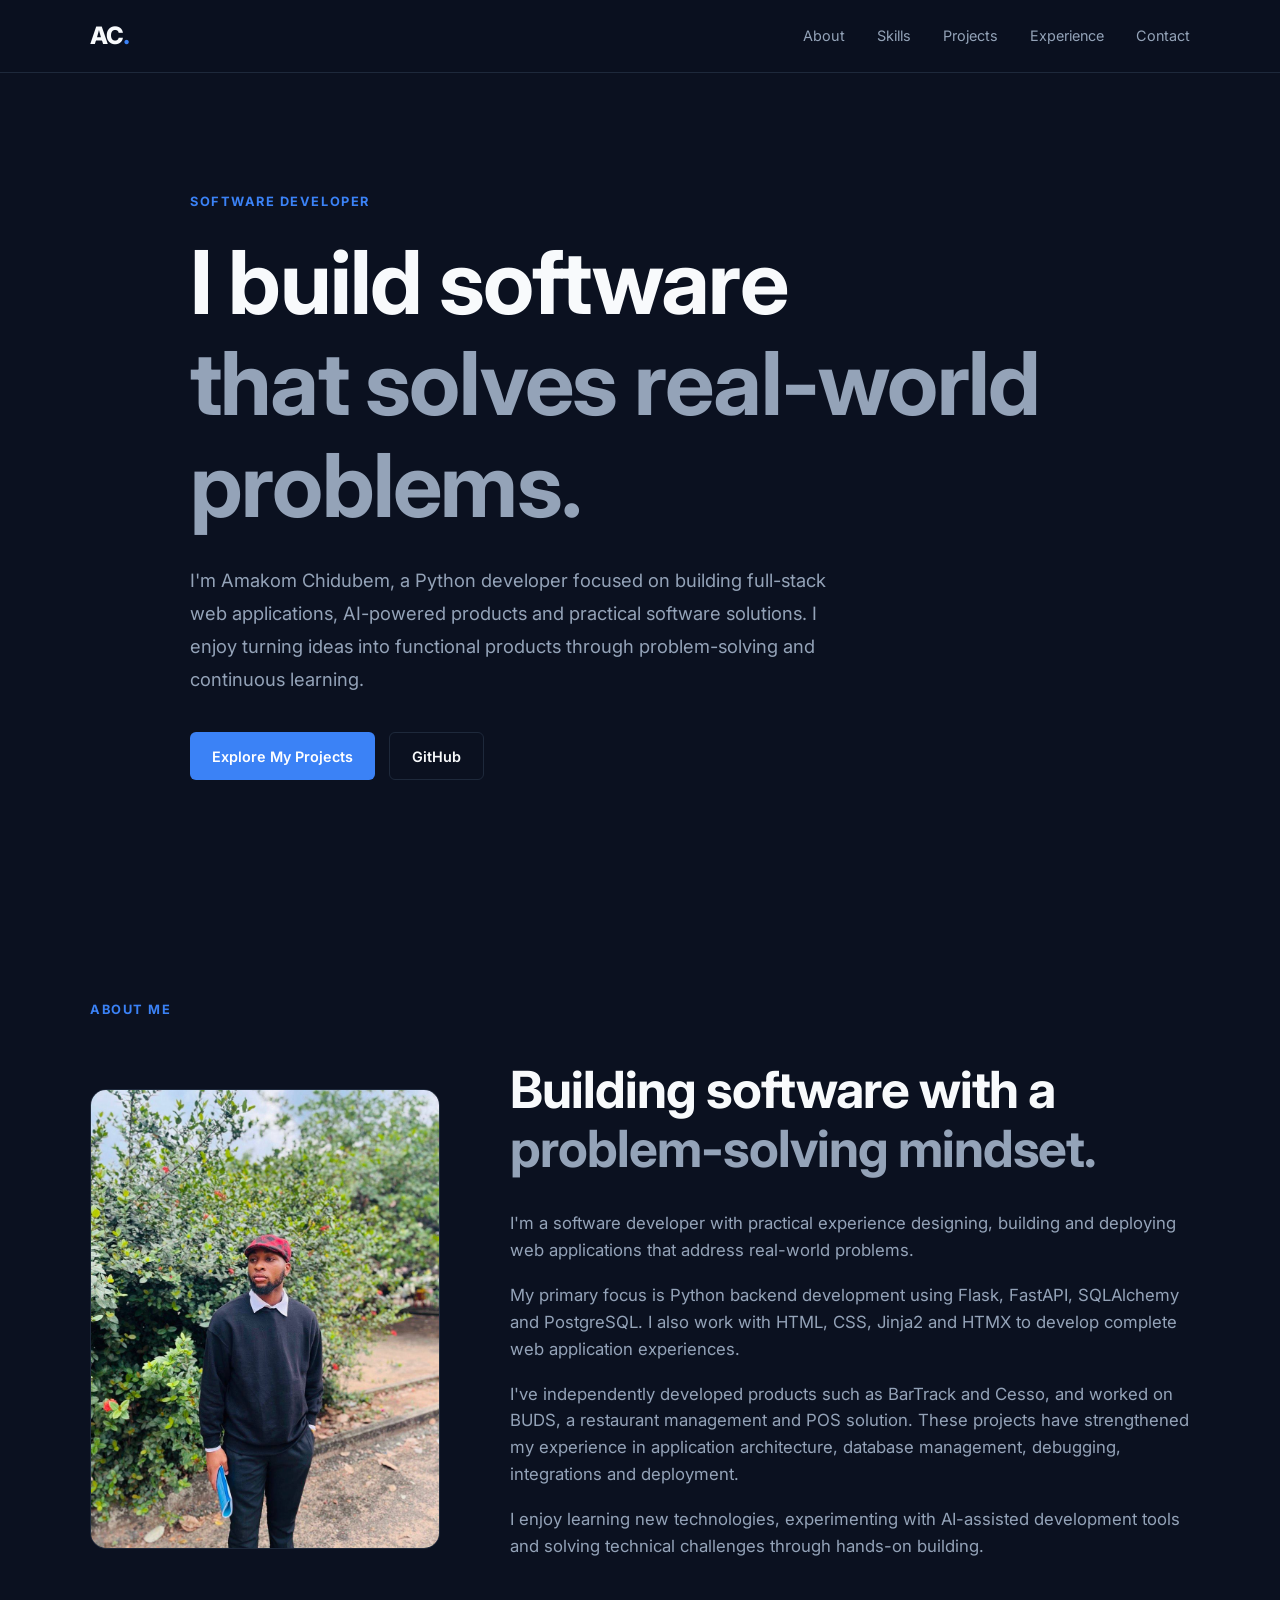
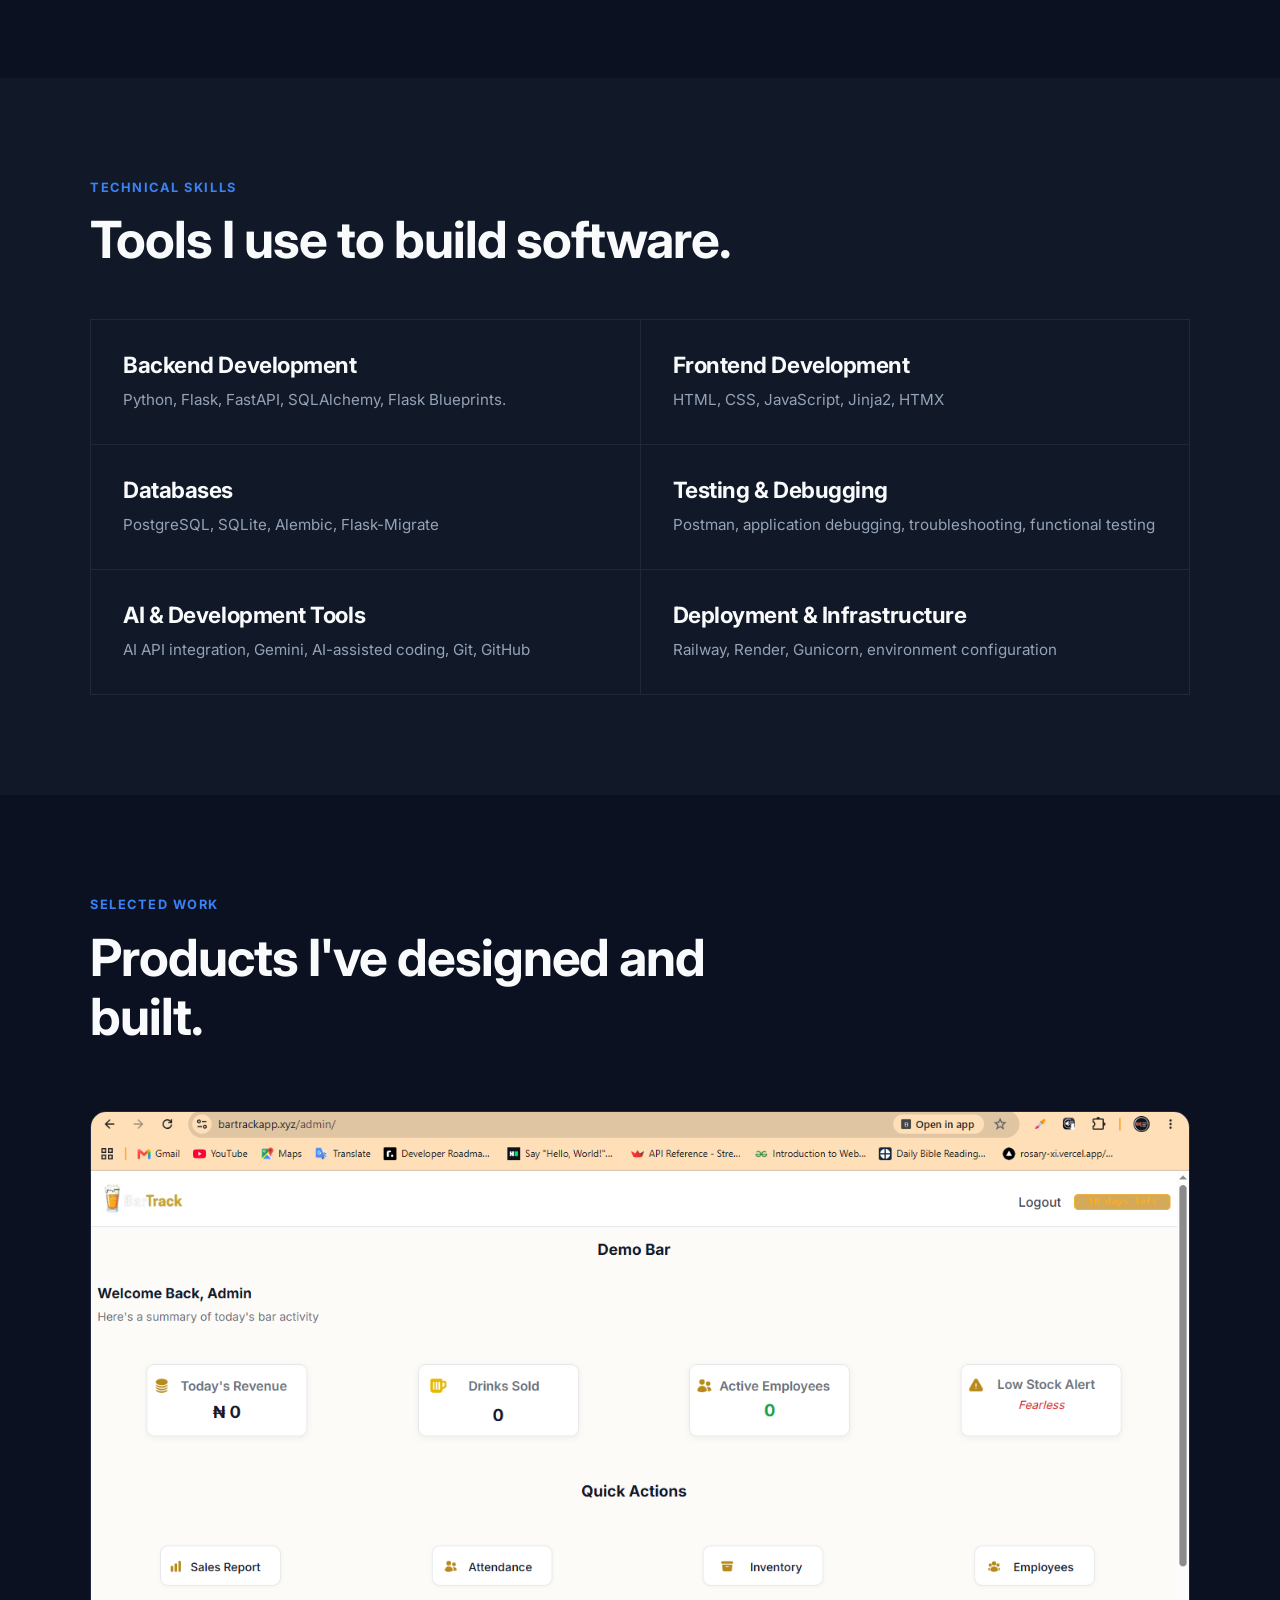
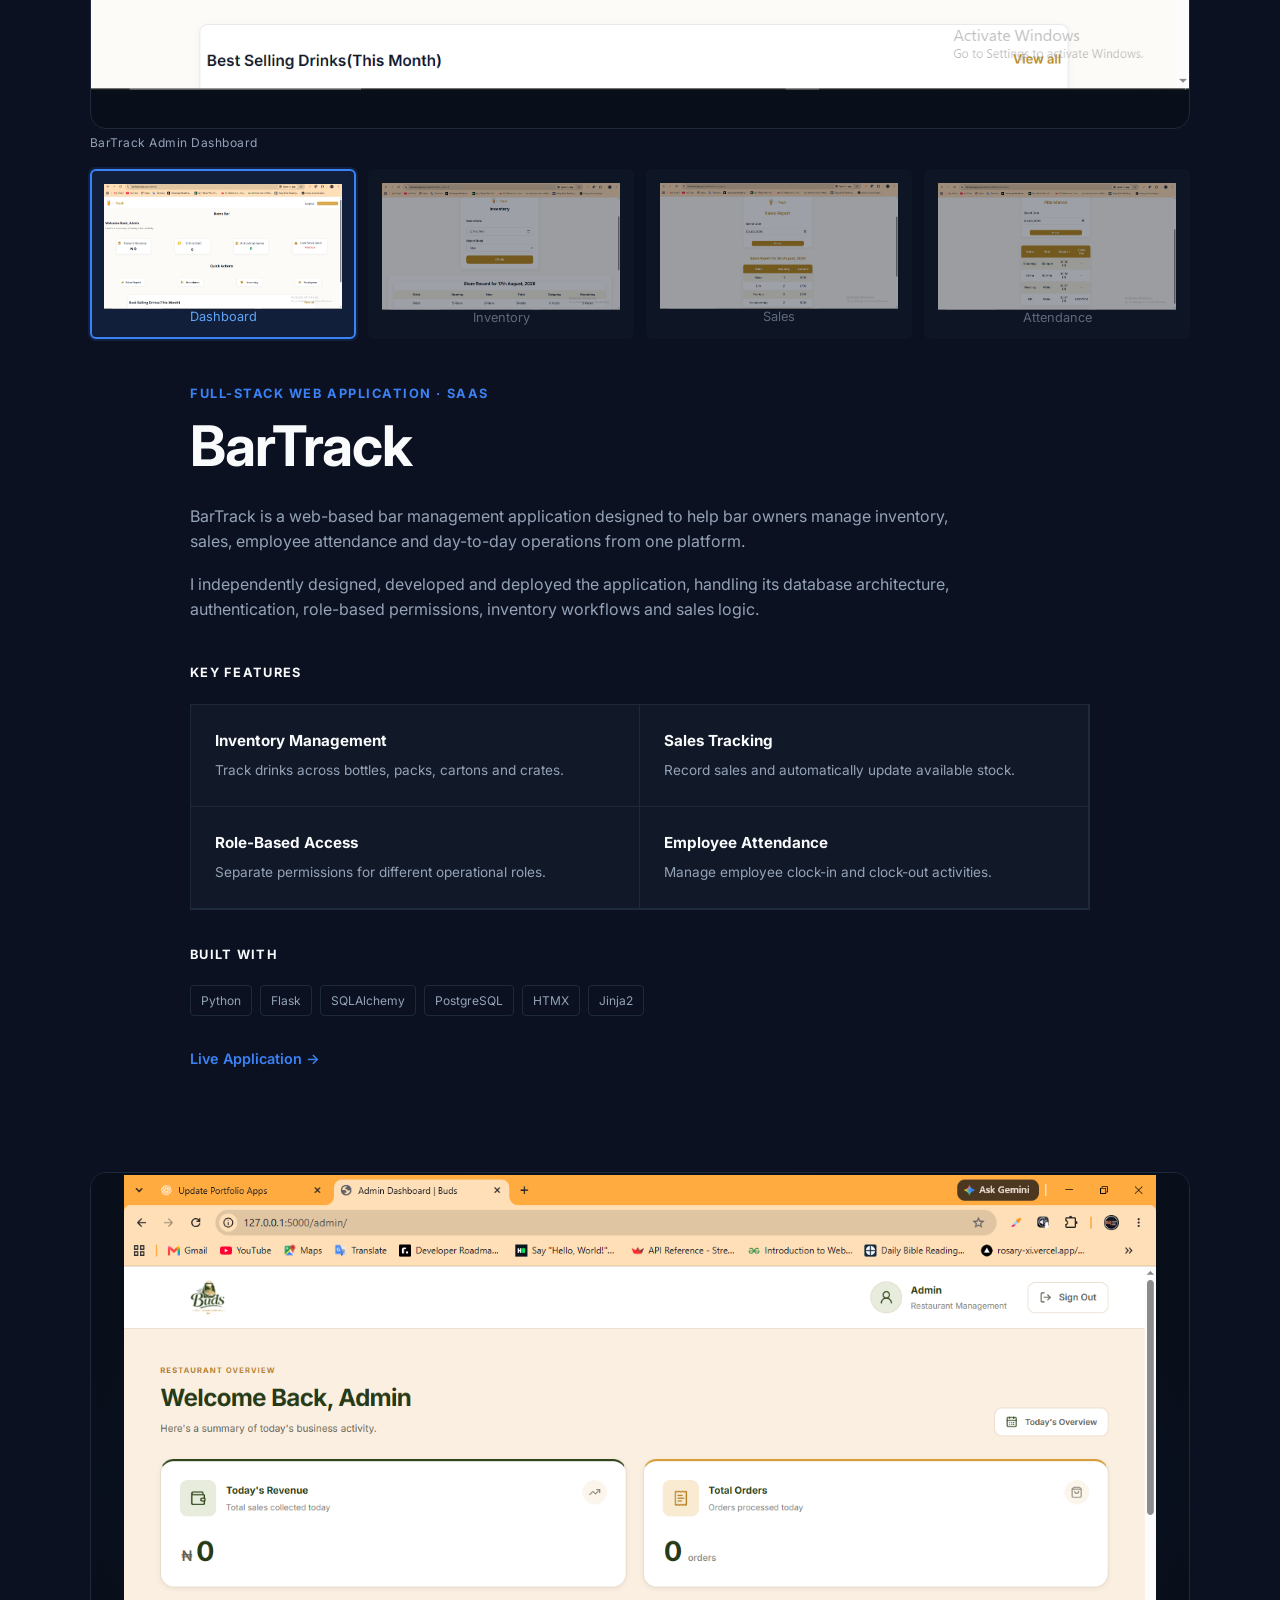
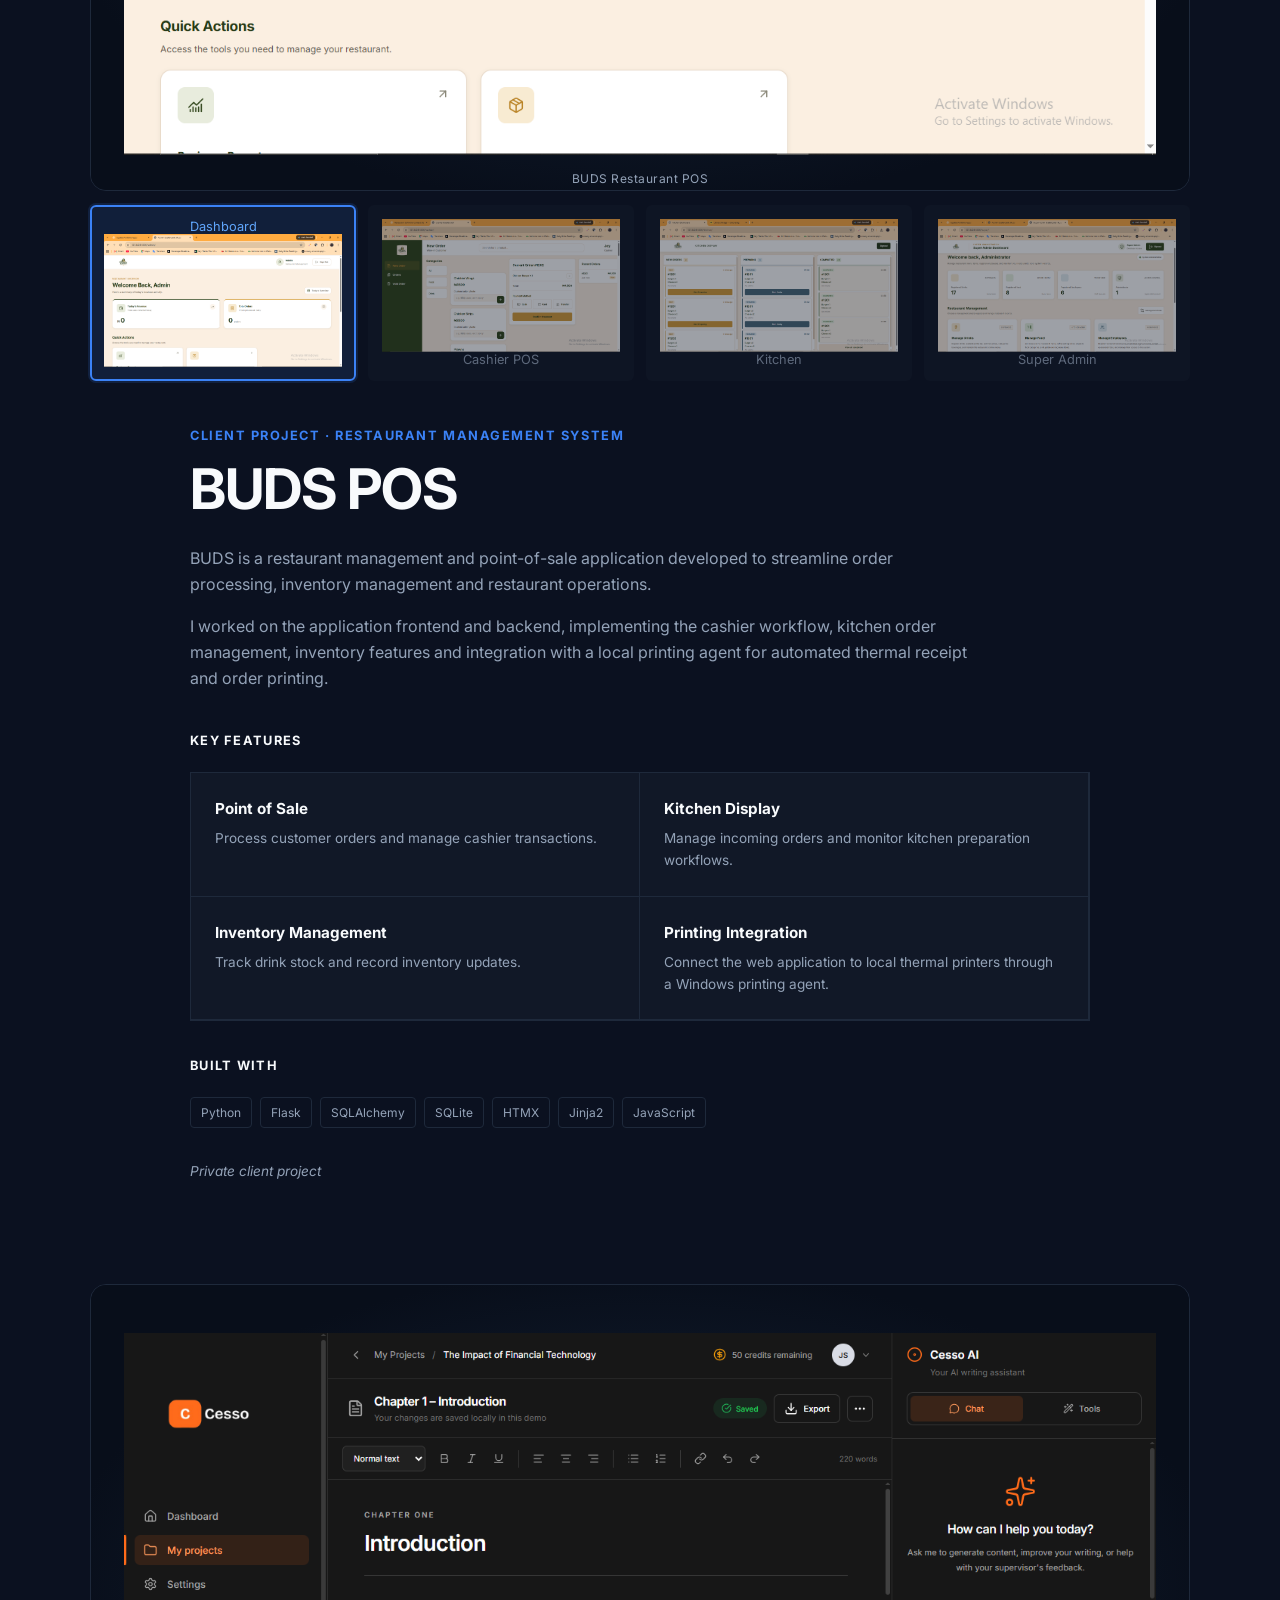
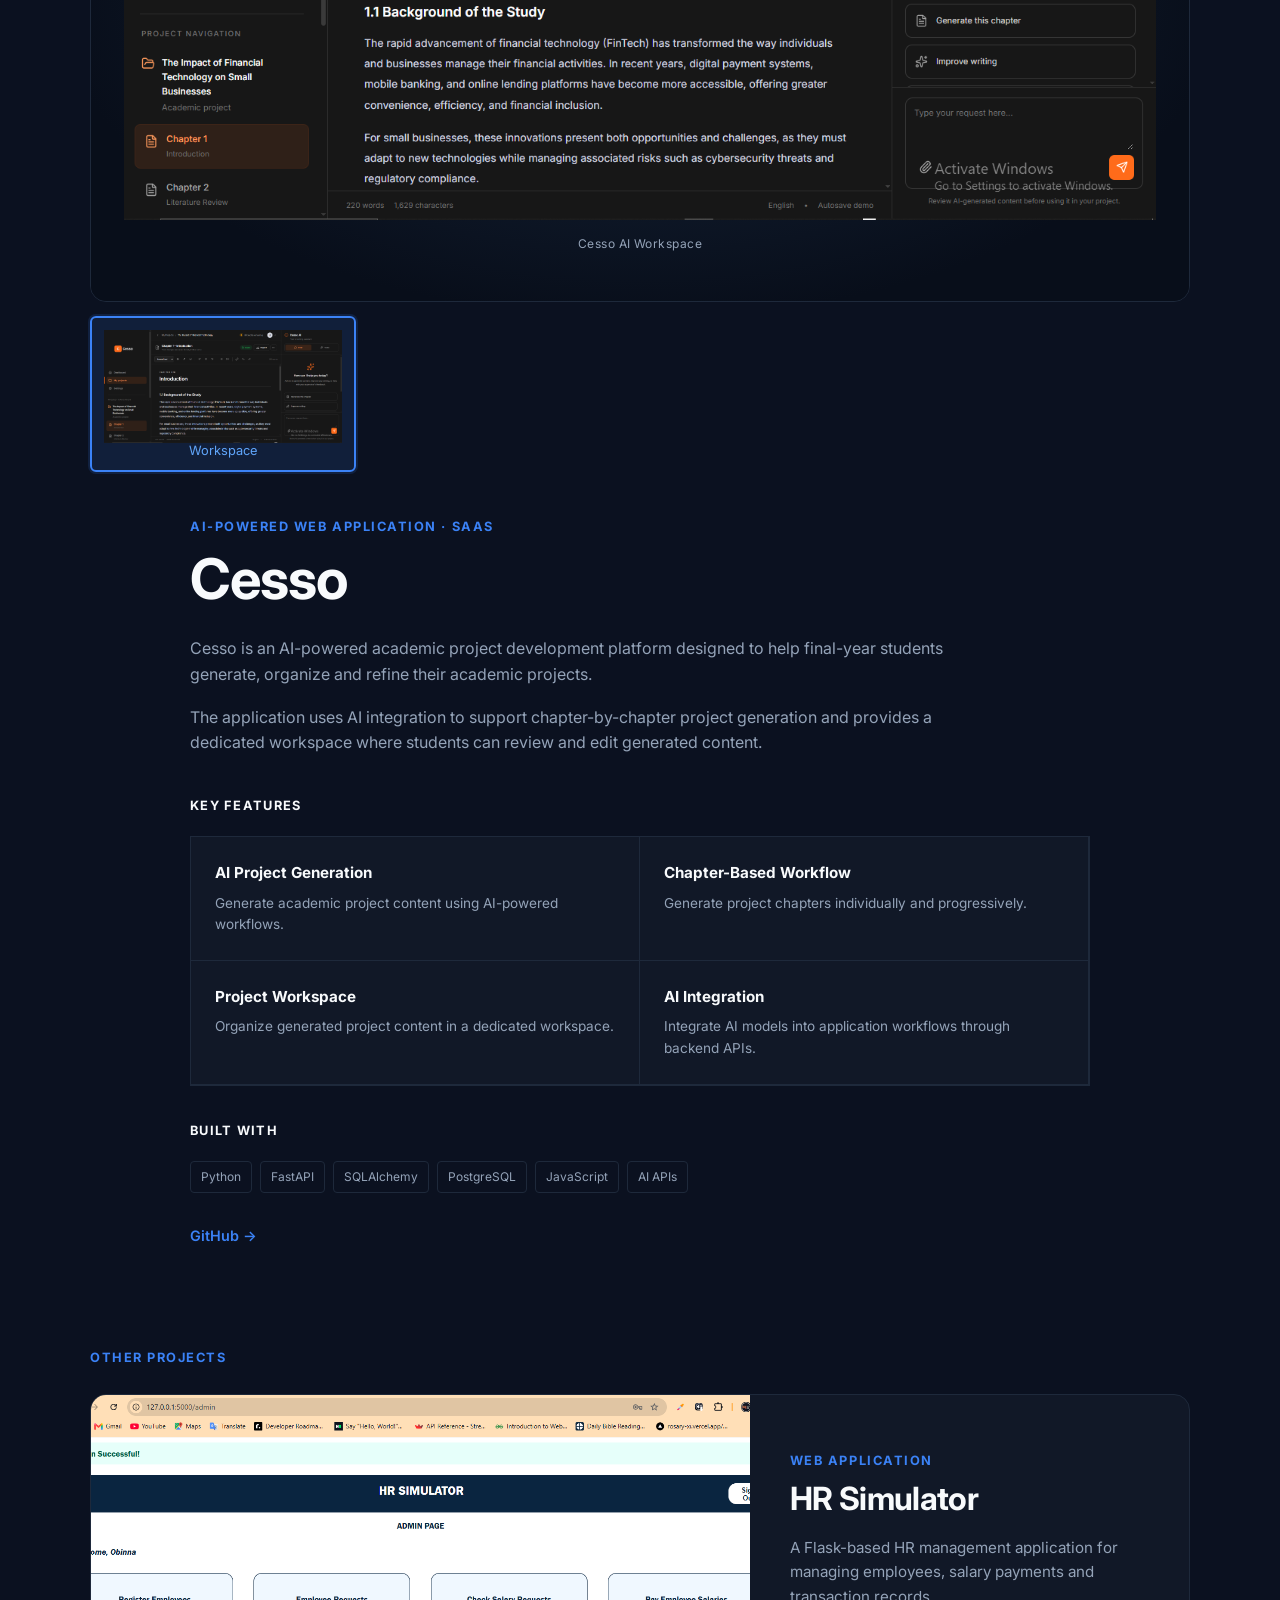
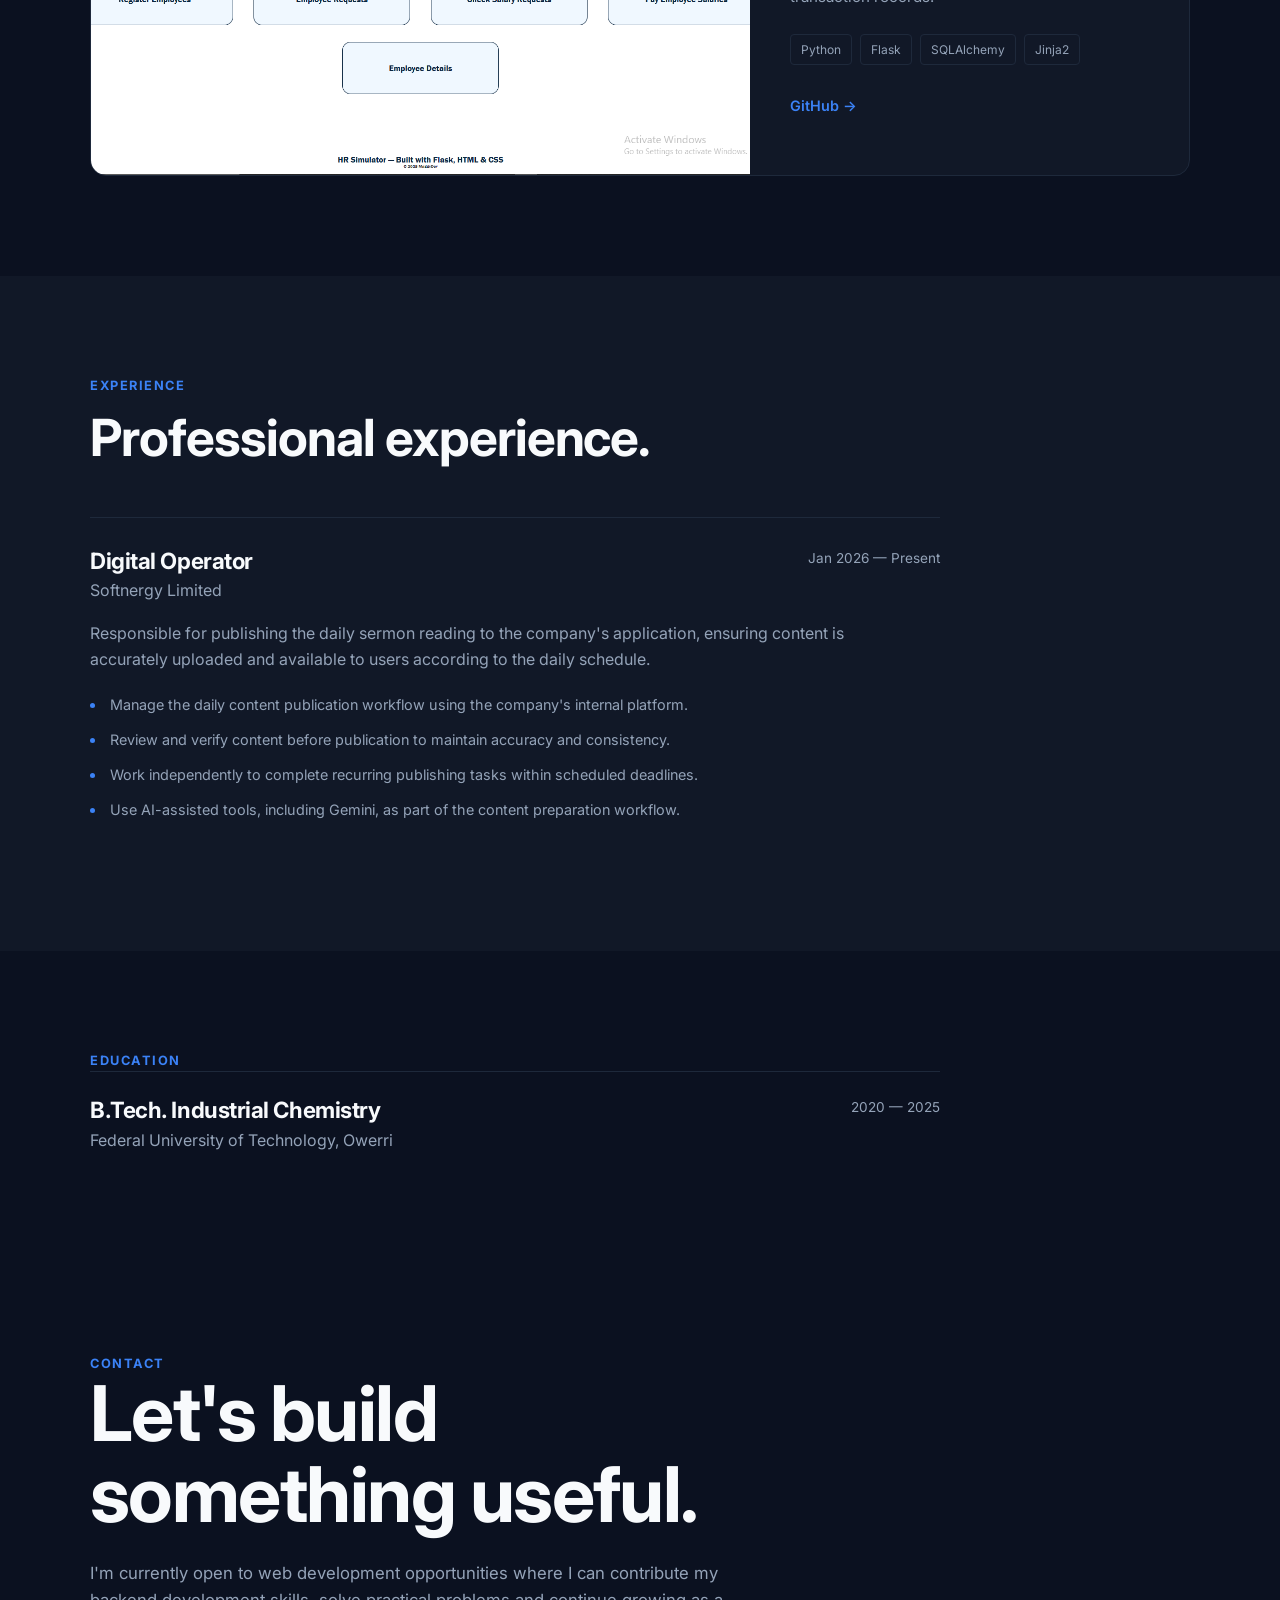
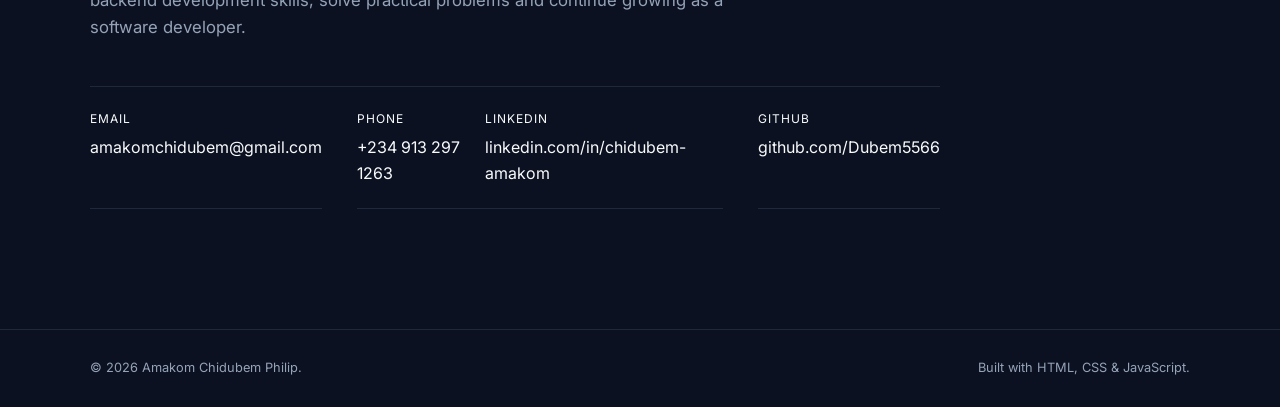
<file: index.html>
<!DOCTYPE html>
<html lang="en">
<head>
    <meta charset="UTF-8">
    <meta name="viewport" content="width=device-width, initial-scale=1.0">

    <meta
        name="description"
        content="Portfolio of Amakom Chidubem Philip, a web developer specializing in Python, Flask and database-driven web applications."
    >

    <meta
        name="author"
        content="Amakom Chidubem Philip"
    >

    <meta
        name="robots"
        content="index, follow"
    >

    <title>Amakom Chidubem | Web Developer</title>
    <link rel="preconnect" href="https://fonts.googleapis.com">
    <link rel="preconnect" href="https://fonts.gstatic.com" crossorigin>

    <link href="https://fonts.googleapis.com/css2?family=Inter:wght@400;500;600;700&display=swap" rel="stylesheet">

    <link rel="stylesheet" href="css/style.css">
    <link rel="stylesheet" href="css/global.css">
</head>

<body>

    <header class="site-header">
        <nav class="navbar container">

            <a href="#" class="logo">
                AC<span>.</span>
            </a>

            <ul class="nav-links">
                <li><a href="#about">About</a></li>
                <li><a href="#skills">Skills</a></li>
                <li><a href="#projects">Projects</a></li>
                <li><a href="#experience">Experience</a></li>
                <li><a href="#contact">Contact</a></li>
            </ul>

            <button class="menu-toggle" aria-label="Open navigation menu">
                ☰
            </button>

        </nav>
    </header>


    <main>

        <section id="hero" class="hero">
            <div class="container hero-content">

               <p class="hero-label">SOFTWARE DEVELOPER</p>

               <h1>
                   I build software
                   <span>that solves real-world problems.</span>
               </h1>

               <p class="hero-description">
                   I'm Amakom Chidubem, a Python developer focused on
                   building full-stack web applications, AI-powered products
                   and practical software solutions. I enjoy turning ideas
                   into functional products through problem-solving and
                   continuous learning.
               </p>

               <div class="hero-buttons">
                   <a href="#projects" class="btn btn-primary">
                       Explore My Projects
                   </a>

                   <a href="https://github.com/Dubem5566"
                    target="_blank"
                    rel="noopener noreferrer"
                    class="btn btn-secondary">
                       GitHub
                   </a>
               </div>

            </div>
        </section>


        <section id="about" class="section">
           <div class="container">

              <p class="section-label">ABOUT ME</p>

              <div class="about-grid">

                <div class="about-image">
                   <img src="images/My pic.jpg"
                      alt="Amakom Chidubem Philip">
                </div>

                <div class="about-content">

                  <h2>
                     Building software with a
                     <span>problem-solving mindset.</span>
                  </h2>

                  <p>
                    I'm a software developer with practical experience
                    designing, building and deploying web applications
                    that address real-world problems.
                  </p>

                  <p>
                    My primary focus is Python backend development
                    using Flask, FastAPI, SQLAlchemy and PostgreSQL.
                    I also work with HTML, CSS, Jinja2 and HTMX to
                    develop complete web application experiences.
                  </p>

                  <p>
                    I've independently developed products such as
                    BarTrack and Cesso, and worked on BUDS, a
                    restaurant management and POS solution.
                    These projects have strengthened my experience
                    in application architecture, database management,
                    debugging, integrations and deployment.
                  </p>

                  <p>
                    I enjoy learning new technologies, experimenting
                    with AI-assisted development tools and solving
                    technical challenges through hands-on building.
                  </p>

                </div>
              </div>

           </div>
        </section>


        <section id="skills" class="section section-alt">
           <div class="container">

             <p class="section-label">TECHNICAL SKILLS</p>

             <h2>Tools I use to build software.</h2>

             <div class="skills-grid">

               <div class="skill-group">
                  <h3>Backend Development</h3>
                  <p>
                    Python, Flask, FastAPI, SQLAlchemy,
                    Flask Blueprints.
                  </p>
               </div>

               <div class="skill-group">
                 <h3>Frontend Development</h3>
                 <p>
                    HTML, CSS, JavaScript, Jinja2, HTMX
                 </p>
               </div>

               <div class="skill-group">
                <h3>Databases</h3>
                <p>
                    PostgreSQL, SQLite, Alembic,
                    Flask-Migrate
                </p>
               </div>

               <div class="skill-group">
                <h3>Testing & Debugging</h3>
                <p>
                    Postman, application debugging,
                    troubleshooting, functional testing
                </p>
               </div>

               <div class="skill-group">
                <h3>AI & Development Tools</h3>
                <p>
                    AI API integration, Gemini,
                    AI-assisted coding, Git, GitHub
                </p>
               </div>

               <div class="skill-group">
                <h3>Deployment & Infrastructure</h3>
                <p>
                    Railway, Render, Gunicorn,
                    environment configuration
                </p>
               </div>

             </div>

           </div>
        </section>


        <section id="projects" class="section">
           <div class="container">

             <p class="section-label">SELECTED WORK</p>

             <h2>Products I've designed and built.</h2>

             <!-- BARTRACK -->
             <article class="project-card">

                <div class="project-gallery" data-gallery="bartrack">

                    <div class="project-main-image">
                      <img
                        class="main-project-screenshot"
                        src="images/Bartrack/dashboard.png"
                        alt="BarTrack Admin Dashboard"
                      >
                    </div>

                    <span class="placeholder-caption">
                         BarTrack Admin Dashboard
                    </span>


                  <div class="project-thumbnails">

                    <button class="project-thumbnail active"
                            data-title="BarTrack Admin Dashboard"
                            data-image="images/Bartrack/dashboard.png">
                        <img
                           src="images/Bartrack/dashboard.png"
                           alt="BarTrack dashboard thumbnail"
                        >
                        <span>Dashboard</span>
                    </button>

                    <button class="project-thumbnail"
                            data-title="BarTrack Inventory Management"
                            data-image="images/Bartrack/inventory.png">
                        <img
                           src="images/Bartrack/inventory.png"
                           alt="BarTrack inventory thumbnail"
                        >
                        <span>Inventory</span>
                    </button>

                    <button class="project-thumbnail"
                            data-title="BarTrack Sales Management"
                            data-image="images/Bartrack/sales.png">
                        <img
                           src="images/Bartrack/sales.png"
                           alt="BarTrack sales thumbnail">
                        <span>Sales</span>
                    </button>

                    <button class="project-thumbnail"
                            data-title="BarTrack Employee Attendance"
                            data-image="images/Bartrack/attendance.png">
                        <img
                            src="images/Bartrack/attendance.png"
                            alt="BarTrack attendance thumbnail">
                        <span>Attendance</span>
                    </button>

                  </div>

                </div>

                <div class="project-content">

                  <p class="project-type">
                    FULL-STACK WEB APPLICATION · SAAS
                  </p>

                  <h3>BarTrack</h3>

                  <div class="project-description">
                    <p>
                        BarTrack is a web-based bar management
                        application designed to help bar owners
                        manage inventory, sales, employee attendance
                        and day-to-day operations from one platform.
                    </p>

                    <p>
                        I independently designed, developed and
                        deployed the application, handling its
                        database architecture, authentication,
                        role-based permissions, inventory workflows
                        and sales logic.
                    </p>
                  </div>

                  <div class="project-features">
                    <h4>Key Features</h4>

                    <div class="feature-grid">

                        <div class="feature-item">
                            <h5>Inventory Management</h5>
                            <p>
                                Track drinks across bottles, packs,
                                cartons and crates.
                            </p>
                        </div>

                        <div class="feature-item">
                            <h5>Sales Tracking</h5>
                            <p>
                                Record sales and automatically
                                update available stock.
                            </p>
                        </div>

                        <div class="feature-item">
                            <h5>Role-Based Access</h5>
                            <p>
                                Separate permissions for different
                                operational roles.
                            </p>
                        </div>

                        <div class="feature-item">
                            <h5>Employee Attendance</h5>
                            <p>
                                Manage employee clock-in and
                                clock-out activities.
                            </p>
                        </div>

                    </div>
                  </div>

                  <div class="project-technology">
                    <h4>Built With</h4>
                    <div class="project-tags">
                        <span>Python</span>
                        <span>Flask</span>
                        <span>SQLAlchemy</span>
                        <span>PostgreSQL</span>
                        <span>HTMX</span>
                        <span>Jinja2</span>
                    </div>
                  </div>

                  <div class="project-links">
                    <a href="https://github.com/Dubem5566/BarTrackApp"
                       target="_blank"
                       rel="noopener noreferrer">
                        Live Application →
                    </a>
                  </div>

                </div>

             </article>

             <!-- BUDS POS -->
             <article class="project-card">

              <div class="project-gallery" data-gallery="buds">

                <div class="project-main-image">
                    <div class="screenshot-placeholder"
                        data-placeholder="BUDS Restaurant POS">

                        <img
                        class="main-project-screenshot"
                        src="images/BUDS/Buds_admin.png"
                        alt="Buds Admin Dashboard"
                        >

                        <span class="placeholder-caption">
                            BUDS Restaurant POS
                        </span>

                    </div>
                </div>

                <div class="project-thumbnails">

                    <button class="project-thumbnail active"
                            data-title="BUDS Admin Dashboard"
                            data-image="images/BUDS/Buds_admin.png">
                        <span>Dashboard</span>
                        <img
                            src="images/BUDS/Buds_admin.png"
                            alt="BUDS Admin Dashboard thumbnail">
                    </button>

                    <button class="project-thumbnail"
                            data-title="BUDS Cashier Point of Sale"
                            data-image="images/BUDS/Screenshot (196).png">
                        <img
                            src="images/BUDS/Screenshot (196).png"
                            alt="BUDS Cashier Point of Sale thumbnail">
                        <span>Cashier POS</span>
                    </button>

                    <button class="project-thumbnail"
                            data-title="BUDS Kitchen Display System"
                            data-image="images/BUDS/Kitchen Dashboard.png">
                        <img
                            src="images/BUDS/Kitchen Dashboard.png"
                            alt="BUDS Kitchen Display System thumbnail">
                        <span>Kitchen</span>
                    </button>

                    <button class="project-thumbnail"
                            data-title="BUDS Inventory Management"
                            data-image="images/BUDS/Buds_super.png">
                        <img
                            src="images/BUDS/Buds_super.png"
                            alt="BUDS Super Management thumbnail">
                        <span>Super Admin</span>
                    </button>

                </div>

              </div>

              <div class="project-content">

                <p class="project-type">
                    CLIENT PROJECT · RESTAURANT MANAGEMENT SYSTEM
                </p>

                <h3>BUDS POS</h3>

                <div class="project-description">
                    <p>
                        BUDS is a restaurant management and point-of-sale
                        application developed to streamline order
                        processing, inventory management and restaurant
                        operations.
                    </p>

                    <p>
                        I worked on the application frontend and backend,
                        implementing the cashier workflow, kitchen
                        order management, inventory features and
                        integration with a local printing agent for
                        automated thermal receipt and order printing.
                    </p>
                </div>

                <div class="project-features">
                    <h4>Key Features</h4>

                    <div class="feature-grid">

                        <div class="feature-item">
                            <h5>Point of Sale</h5>
                            <p>
                                Process customer orders and manage
                                cashier transactions.
                            </p>
                        </div>

                        <div class="feature-item">
                            <h5>Kitchen Display</h5>
                            <p>
                                Manage incoming orders and monitor
                                kitchen preparation workflows.
                            </p>
                        </div>

                        <div class="feature-item">
                            <h5>Inventory Management</h5>
                            <p>
                                Track drink stock and record
                                inventory updates.
                            </p>
                        </div>

                        <div class="feature-item">
                            <h5>Printing Integration</h5>
                            <p>
                                Connect the web application to local
                                thermal printers through a Windows
                                printing agent.
                            </p>
                        </div>

                    </div>
                </div>

                <div class="project-technology">
                    <h4>Built With</h4>

                    <div class="project-tags">
                        <span>Python</span>
                        <span>Flask</span>
                        <span>SQLAlchemy</span>
                        <span>SQLite</span>
                        <span>HTMX</span>
                        <span>Jinja2</span>
                        <span>JavaScript</span>
                    </div>
                </div>

                <div class="project-links">
                    <span class="project-private-note">
                        Private client project
                    </span>
                </div>

              </div>

             </article>


             <!-- CESSO -->
             <article class="project-card">

               <div class="project-gallery" data-gallery="cesso">

                <div class="project-main-image">
                    <div class="screenshot-placeholder"
                         data-placeholder="Cesso AI Workspace">

                        <img
                        class="main-project-screenshot"
                        src="images/Cesso/Cesso-workspace.png"
                        alt="Cesso Project Workspace"
                        >
                        <span class="placeholder-caption">
                            Cesso AI Workspace
                        </span>

                    </div>
                </div>

                <div class="project-thumbnails">

                    <button class="project-thumbnail active"
                            data-title="Cesso Project Workspace"
                            data-image="images/Cesso/Cesso-workspace.png">
                        <img
                            src="images/Cesso/Cesso-workspace.png"
                            alt="Cesso Project Workspace thumbnail">
                        <span>Workspace</span>
                    </button>

                </div>

               </div>

               <div class="project-content">

                <p class="project-type">
                    AI-POWERED WEB APPLICATION · SAAS
                </p>

                <h3>Cesso</h3>

                <div class="project-description">
                    <p>
                        Cesso is an AI-powered academic project
                        development platform designed to help
                        final-year students generate, organize
                        and refine their academic projects.
                    </p>

                    <p>
                        The application uses AI integration to
                        support chapter-by-chapter project generation
                        and provides a dedicated workspace where
                        students can review and edit generated
                        content.
                    </p>
                </div>

                <div class="project-features">
                    <h4>Key Features</h4>

                    <div class="feature-grid">

                        <div class="feature-item">
                            <h5>AI Project Generation</h5>
                            <p>
                                Generate academic project content
                                using AI-powered workflows.
                            </p>
                        </div>

                        <div class="feature-item">
                            <h5>Chapter-Based Workflow</h5>
                            <p>
                                Generate project chapters
                                individually and progressively.
                            </p>
                        </div>

                        <div class="feature-item">
                            <h5>Project Workspace</h5>
                            <p>
                                Organize generated project content
                                in a dedicated workspace.
                            </p>
                        </div>

                        <div class="feature-item">
                            <h5>AI Integration</h5>
                            <p>
                                Integrate AI models into application
                                workflows through backend APIs.
                            </p>
                        </div>

                    </div>
                </div>

                <div class="project-technology">
                    <h4>Built With</h4>

                    <div class="project-tags">
                        <span>Python</span>
                        <span>FastAPI</span>
                        <span>SQLAlchemy</span>
                        <span>PostgreSQL</span>
                        <span>JavaScript</span>
                        <span>AI APIs</span>
                    </div>
                </div>

                <div class="project-links">
                    <a href="https://github.com/Dubem5566/Cesso"
                       target="_blank"
                       rel="noopener noreferrer">
                        GitHub →
                    </a>
                </div>

               </div>

             </article>


             <!-- OTHER PROJECTS -->
             <div class="secondary-project-heading">
               <p class="section-label">OTHER PROJECTS</p>
             </div>

             <article class="secondary-project">

               <div class="secondary-project-image">
                <img src="images/HR.png"
                     alt="HR Simulator dashboard">
               </div>

               <div class="secondary-project-content">

                <p class="project-type">WEB APPLICATION</p>

                <h3>HR Simulator</h3>

                <p>
                    A Flask-based HR management application
                    for managing employees, salary payments
                    and transaction records.
                </p>

                <div class="project-tags">
                    <span>Python</span>
                    <span>Flask</span>
                    <span>SQLAlchemy</span>
                    <span>Jinja2</span>
                </div>

                <div class="project-links">
                    <a href="https://github.com/Dubem5566/Hr-Simulator-flask"
                       target="_blank"
                       rel="noopener noreferrer">
                        GitHub →
                    </a>
                </div>

              </div>

             </article>

           </div>
        </section>


        <!-- Experience -->
        <section id="experience" class="section section-alt">
           <div class="container">

             <p class="section-label">EXPERIENCE</p>

             <h2>
               Professional experience.
             </h2>

             <div class="experience-item">

              <div class="experience-header">

                <div>
                    <h3>Digital Operator</h3>
                    <p>Softnergy Limited</p>
                </div>

                <span>
                    Jan 2026 — Present
                </span>

               </div>

               <div class="experience-description">

                <p>
                    Responsible for publishing the daily sermon
                    reading to the company's application, ensuring
                    content is accurately uploaded and available
                    to users according to the daily schedule.
                </p>

                <ul>

                    <li>
                        Manage the daily content publication workflow
                        using the company's internal platform.
                    </li>

                    <li>
                        Review and verify content before publication
                        to maintain accuracy and consistency.
                    </li>

                    <li>
                        Work independently to complete recurring
                        publishing tasks within scheduled deadlines.
                    </li>

                    <li>
                        Use AI-assisted tools, including Gemini,
                        as part of the content preparation workflow.
                    </li>

                </ul>

               </div>

             </div>

           </div>
        </section>

        <section class="section education-section">
           <div class="container">

             <p class="section-label">EDUCATION</p>

             <div class="education-item">

                <div>
                   <h3>
                      B.Tech. Industrial Chemistry
                   </h3>

                   <p>
                    Federal University of Technology, Owerri
                   </p>
                </div>

                <span>
                  2020 — 2025
                </span>

             </div>

           </div>
        </section>

        <!-- Contact -->
        <section id="contact" class="section contact-section">
           <div class="container">

             <p class="section-label">CONTACT</p>

             <div class="contact-content">

                <h2>
                  Let's build something useful.
                </h2>

                <p>
                  I'm currently open to web development opportunities
                  where I can contribute my backend development skills,
                  solve practical problems and continue growing as a
                  software developer.
                </p>

                <div class="contact-links">

                  <a href="mailto:amakomchidubem@gmail.com">
                     <span>Email</span>
                      amakomchidubem@gmail.com
                  </a>

                  <a href="tel:+2349132971263">
                    <span>Phone</span>
                    +234 913 297 1263
                  </a>

                  <a
                    href="https://www.linkedin.com/in/chidubem-amakom-4ab02a276"
                    target="_blank"
                    rel="noopener noreferrer">
                    <span>LinkedIn</span>
                    linkedin.com/in/chidubem-amakom
                  </a>

                  <a
                    href="https://github.com/Dubem5566"
                    target="_blank"
                    rel="noopener noreferrer"
                   >
                    <span>GitHub</span>
                    github.com/Dubem5566
                  </a>

                </div>

             </div>

           </div>
        </section>

    </main>


    <!-- Footer -->
    <footer class="site-footer">
        <div class="container">

            <p>
                © 2026 Amakom Chidubem Philip.
            </p>

            <p>
                Built with HTML, CSS & JavaScript.
            </p>

        </div>
    </footer>


    <script src="js/script.js"></script>

</body>
</html>
</file>
<file: css/style.css>
/* ========================================
   GLOBAL VARIABLES
======================================== */

:root {
    /* Backgrounds */
    --bg-primary: #0B1120;
    --bg-secondary: #111827;

    /* Text */
    --text-primary: #F8FAFC;
    --text-secondary: #94A3B8;

    /* Accent */
    --accent: #3B82F6;
    --accent-hover: #60A5FA;

    /* Borders */
    --border: #1E293B;

    /* Layout */
    --container-width: 1100px;
    --section-padding: 100px;

    /* Other */
    --radius-sm: 6px;
    --radius-md: 10px;
    --radius-lg: 16px;

    --transition: 0.25s ease;
}


/* ========================================
   RESET
======================================== */

* {
    margin: 0;
    padding: 0;
    box-sizing: border-box;
}

html {
    scroll-behavior: smooth;
}

body {
    font-family:'Inter',sans-serif;
    background: var(--bg-primary);
    color: var(--text-primary);
    line-height: 1.6;
}

a {
    color: inherit;
    text-decoration: none;
}

button,
a {
    -webkit-tap-highlight-color: transparent;
}

img {
    display: block;
    max-width: 100%;
}

ul {
    list-style: none;
}


/* ========================================
   GLOBAL LAYOUT
======================================== */

.container {
    width: min(100% - 40px, var(--container-width));
    margin-inline: auto;
}

.section {
    padding: var(--section-padding) 0;
}

.section-alt {
    background: var(--bg-secondary);
}


/* ========================================
   TYPOGRAPHY
======================================== */

h1,
h2,
h3 {
    line-height: 1.15;
    letter-spacing: -0.02em;
}

h1 {
    font-size: clamp(3rem, 7vw, 5.5rem);
    font-weight: 700;
}

h2 {
    font-size: clamp(2rem, 4vw, 3.2rem);
    max-width: 700px;
}

h3 {
    font-size: 1.4rem;
}

p {
    color: var(--text-secondary);
}

.section-label,
.hero-label,
.project-type {
    color: var(--accent);
    font-size: 0.8rem;
    font-weight: 700;
    letter-spacing: 0.12em;
}


/* ========================================
   NAVIGATION
======================================== */

.site-header {
    position: fixed;
    top: 0;
    left: 0;
    width: 100%;
    z-index: 1000;

    background: rgba(11, 17, 32, 0.9);
    backdrop-filter: blur(12px);

    border-bottom: 1px solid var(--border);
}

.navbar {
    height: 72px;

    display: flex;
    align-items: center;
    justify-content: space-between;
}

.logo {
    font-size: 1.5rem;
    font-weight: 800;
    letter-spacing: -0.04em;
}

.logo span {
    color: var(--accent);
}

.nav-links {
    display: flex;
    align-items: center;
    gap: 32px;
}

.nav-links a {
    color: var(--text-secondary);
    font-size: 0.9rem;

    transition: color var(--transition);
}

.nav-links a:hover {
    color: var(--text-primary);
}

.menu-toggle {
    display: none;

    background: transparent;
    border: none;

    color: var(--text-primary);
    font-size: 1.5rem;

    cursor: pointer;
}


/* ========================================
   HERO
======================================== */

.hero {
    min-height: 100vh;

    display: flex;
    align-items: center;

    padding-top: 72px;
}

.hero-content {
    max-width: 900px;
}

.hero-label {
    margin-bottom: 20px;
}

.hero h1 {
    margin-bottom: 28px;
}

.hero h1 span {
    display: block;
    color: var(--text-secondary);
}

.hero-description {
    max-width: 650px;

    font-size: 1.15rem;
    line-height: 1.8;

    margin-bottom: 36px;
}

.hero-buttons {
    display: flex;
    align-items: center;
    gap: 14px;
}

.btn {
    display: inline-flex;
    align-items: center;
    justify-content: center;

    min-height: 48px;
    padding: 0 22px;

    border-radius: var(--radius-sm);

    font-size: 0.9rem;
    font-weight: 600;

    transition:
        background var(--transition),
        border-color var(--transition),
        color var(--transition),
        transform var(--transition);
}

.btn:hover {
    transform: translateY(-2px);
}

.btn-primary {
    background: var(--accent);
    color: white;
}

.btn-primary:hover {
    background: var(--accent-hover);
}

.btn-secondary {
    border: 1px solid var(--border);
    color: var(--text-primary);
}

.btn-secondary:hover {
    border-color: var(--accent);
    color: var(--accent-hover);
}


/* ========================================
   ABOUT
======================================== */

#about .section-label {
    margin-bottom: 40px;
}

.about-grid {
    display: grid;
    grid-template-columns: 350px 1fr;
    gap: 70px;
    align-items: center;
}

.about-image {
    height: 460px;
    overflow: hidden;

    border: 1px solid var(--border);
    border-radius: var(--radius-lg);

    background: var(--bg-secondary);
}

.about-image img {
    width: 100%;
    height: 100%;

    object-fit: cover;
    object-position: center 25%;
}

.about-content {
    max-width: 700px;
}

.about-content h2 {
    margin-bottom: 32px;
}

.about-content h2 span {
    color: var(--text-secondary);
}

.about-content p {
    font-size: 1.05rem;
    margin-bottom: 18px;
}


/* ========================================
   SKILLS
======================================== */

#skills h2 {
    margin-top: 12px;
    margin-bottom: 50px;
}

.skills-grid {
    display: grid;
    grid-template-columns: repeat(2, 1fr);
    gap: 1px;

    background: var(--border);

    border: 1px solid var(--border);
}

.skill-group {
    padding: 32px;

    background: var(--bg-secondary);
}

.skill-group h3 {
    margin-bottom: 10px;
}

.skill-group p {
    font-size: 0.95rem;
}


/* ========================================
   PROJECTS
======================================== */

#projects h2 {
    margin-top: 12px;
    margin-bottom: 55px;
}

/* ========================================
   FEATURED PROJECT
======================================== */

.featured-project {
    width: 100%;
}


/* ----------------------------------------
   Project Gallery
---------------------------------------- */

.featured-project .project-showcase {
    padding: 0;
    background: transparent;
    border: none;
}

.featured-project .project-main-image {
    width: 100%;
    height: 560px;

    overflow: hidden;

    border: 1px solid var(--border);
    border-radius: var(--radius-lg);

    background: var(--bg-secondary);
}

.featured-project .project-main-image img {
    width: 100%;
    height: 100%;

    object-fit: cover;
}


/* ----------------------------------------
   Thumbnails
---------------------------------------- */

.featured-project .project-thumbnails {
    max-width: 700px;
    margin: 14px auto 0;

    display: grid;
    grid-template-columns: repeat(4, 1fr);
    gap: 10px;
}

.featured-project .project-thumbnail {
    height: 80px;

    padding: 0;

    overflow: hidden;

    background: var(--bg-secondary);

    border: 1px solid var(--border);
    border-radius: var(--radius-sm);

    cursor: pointer;

    opacity: 0.55;

    transition:
        opacity var(--transition),
        border-color var(--transition),
        transform var(--transition);
}

.featured-project .project-thumbnail:hover {
    opacity: 0.85;
}

.featured-project .project-thumbnail.active {
    opacity: 1;
    border-color: var(--accent);
}

.featured-project .project-thumbnail img {
    width: 100%;
    height: 100%;

    object-fit: cover;
}


/* ----------------------------------------
   Project Content
---------------------------------------- */

.featured-project-content {
    max-width: 900px;

    margin: 70px auto 0;
}

.featured-project-content h3 {
    font-size: clamp(2.4rem, 5vw, 4rem);

    margin: 10px 0 28px;
}

.project-description {
    max-width: 760px;
}

.project-description p {
    font-size: 1.05rem;
    margin-bottom: 16px;
}


/* ----------------------------------------
   Feature Grid
---------------------------------------- */

.project-features {
    margin-top: 50px;
}

.project-features h4,
.project-technology h4 {
    margin-bottom: 20px;

    color: var(--text-primary);

    font-size: 0.8rem;
    letter-spacing: 0.1em;
    text-transform: uppercase;
}

.feature-grid {
    display: grid;
    grid-template-columns: repeat(2, 1fr);

    border: 1px solid var(--border);
}

.feature-item {
    padding: 24px;

    background: var(--bg-secondary);

    border-right: 1px solid var(--border);
    border-bottom: 1px solid var(--border);
}

.feature-item h5 {
    margin-bottom: 7px;

    color: var(--text-primary);

    font-size: 0.95rem;
}

.feature-item p {
    font-size: 0.85rem;
}


/* ----------------------------------------
   Technology
---------------------------------------- */

.project-technology {
    margin-top: 45px;
}


/* ----------------------------------------
   Project Links
---------------------------------------- */

.featured-project .project-links {
    margin-top: 35px;
}


.project-content h3 {
    font-size: 2rem;
    margin: 10px 0 18px;
}

.project-content > p:not(.project-type) {
    margin-bottom: 26px;
}

.project-tags {
    display: flex;
    flex-wrap: wrap;
    gap: 8px;

    margin-bottom: 30px;
}

.project-tags span {
    padding: 5px 10px;

    border: 1px solid var(--border);
    border-radius: 4px;

    color: var(--text-secondary);

    font-size: 0.75rem;
}

.project-links a {
    color: var(--accent);
    font-size: 0.9rem;
    font-weight: 600;

    transition: color var(--transition);
}

.project-links a:hover {
    color: var(--accent-hover);
}

/* ========================================
   SECONDARY PROJECTS
======================================== */

.secondary-project {
    display: grid;
    grid-template-columns: 1.2fr 0.8fr;

    border: 1px solid var(--border);
    border-radius: var(--radius-lg);

    overflow: hidden;

    background: var(--bg-secondary);
}

.secondary-project-image {
    min-height: 380px;

    overflow: hidden;

    background: var(--bg-primary);
}

.secondary-project-image img {
    width: 100%;
    height: 100%;

    object-fit: cover;

    transition: transform 0.4s ease;
}

.secondary-project:hover .secondary-project-image img {
    transform: scale(1.02);
}

.secondary-project-content {
    padding: 40px;

    display: flex;
    flex-direction: column;
    justify-content: center;
}

.secondary-project-content h3 {
    font-size: 2rem;

    margin: 10px 0 18px;
}

.secondary-project-content > p:not(.project-type) {
    margin-bottom: 25px;

    font-size: 0.95rem;
}

.secondary-project-content .project-tags {
    margin-bottom: 28px;
}

.secondary-project-heading {
    margin-top: 2.5rem;
}




/* ========================================
   EXPERIENCE
======================================== */

#experience h2 {
    margin-top: 12px;
    margin-bottom: 50px;
}

.experience-item {
    max-width: 850px;

    padding: 30px 0;

    border-top: 1px solid var(--border);
}

.experience-header {
    display: flex;
    align-items: flex-start;
    justify-content: space-between;

    gap: 30px;

    margin-bottom: 18px;
}

.experience-header h3 {
    margin-bottom: 4px;
}

.experience-header span {
    color: var(--text-secondary);
    font-size: 0.85rem;
    white-space: nowrap;
}

/* ========================================
   EXPERIENCE DESCRIPTION
======================================== */

.experience-description {
    max-width: 800px;
}

.experience-description > p {
    margin-bottom: 20px;

    font-size: 1rem;
}

.experience-description ul {
    display: grid;
    gap: 12px;
}

.experience-description li {
    position: relative;

    padding-left: 20px;

    color: var(--text-secondary);

    font-size: 0.9rem;
}

.experience-description li::before {
    content: "";

    position: absolute;

    left: 0;
    top: 0.7em;

    width: 5px;
    height: 5px;

    border-radius: 50%;

    background: var(--accent);
}

/* ========================================
   EDUCATION
======================================== */

.education-item {
    max-width: 850px;

    display: flex;
    justify-content: space-between;
    align-items: flex-start;

    gap: 30px;

    padding-top: 25px;

    border-top: 1px solid var(--border);
}

.education-item h3 {
    margin-bottom: 5px;
}

.education-item span {
    color: var(--text-secondary);

    font-size: 0.85rem;

    white-space: nowrap;
}


/* ========================================
   CONTACT
======================================== */

.contact-section {
    padding-bottom: 120px;
}

.contact-content {
    max-width: 850px;
}

.contact-content h2 {
    max-width: 700px;

    margin-bottom: 25px;

    font-size: clamp(2.5rem, 6vw, 5rem);
    line-height: 1.05;
}

.contact-content > p {
    max-width: 650px;

    margin-bottom: 45px;

    font-size: 1.05rem;
}

.contact-links {
    display: flex;

    grid-template-columns: repeat(2, 1fr);

    border-top: 1px solid var(--border);
}

.contact-links a {
    display: flex;
    flex-direction: column;

    gap: 7px;

    padding: 22px 0;

    color: var(--text-primary);

    border-bottom: 1px solid var(--border);

    transition: color var(--transition);
}

.contact-links a:nth-child(odd) {
    margin-right: 35px;
}

.contact-links a:hover {
    color: var(--accent);
}

.contact-links span {
    color: var(--text-muted);

    font-size: 0.75rem;

    letter-spacing: 0.08em;
    text-transform: uppercase;
}


/* ========================================
   FOOTER
======================================== */

.site-footer {
    border-top: 1px solid var(--border);

    padding: 28px 0;
}

.site-footer .container {
    display: flex;
    align-items: center;
    justify-content: space-between;

    gap: 20px;
}

.site-footer p {
    font-size: 0.8rem;
}

.container {
    justify-self: center;
}

/* ========================================
   RESPONSIVE
======================================== */

@media (max-width: 800px) {

    :root {
        --section-padding: 75px;
    }

    .featured-project .project-main-image {
    height: 300px;
}

.education-item {
    flex-direction: column;
    gap: 8px;
}

.education-item span {
    white-space: normal;
}

.featured-project .project-thumbnails {
    max-width: 100%;
}

.featured-project .project-thumbnail {
    height: 60px;
}

.featured-project-content {
    margin-top: 50px;
}

.feature-grid {
    grid-template-columns: 1fr;
}

.feature-item {
    border-right: none;
}

.featured-project-content h3 {
    font-size: 2.5rem;
}

.secondary-project {
    grid-template-columns: 1fr;
}

.secondary-project-image {
    min-height: 280px;
}

.secondary-project-content {
    padding: 30px;
}

    .nav-links {
        display: none;

        position: absolute;
        top: 72px;
        left: 0;

        width: 100%;

        flex-direction: column;
        gap: 0;

        padding: 20px;

        background: var(--bg-secondary);
        border-bottom: 1px solid var(--border);
    }

    .nav-links.active {
        display: flex;
    }

    .nav-links li {
        width: 100%;
    }

    .nav-links a {
        display: block;
        padding: 14px 0;
    }

    .menu-toggle {
        display: block;
    }

    .skills-grid {
        grid-template-columns: 1fr;
    }

    .project-card {
        grid-template-columns: 1fr;
    }

   .project-showcase {
    border-right: none;
    border-bottom: 1px solid var(--border);

    padding: 18px;
    }

    .project-main-image {
     height: 280px;
    }

    .project-thumbnail {
    height: 55px;
    }

    .project-content {
        padding: 30px;
    }

    .experience-header {
        flex-direction: column;
        gap: 8px;
    }

    .experience-header span {
        white-space: normal;
    }

    .about-grid {
        grid-template-columns: 1fr;
        gap: 40px;
    }

    .about-image {
        height: 420px;
        max-width: 350px;
        margin-inline: auto;
    }
}


@media (max-width: 500px) {

    .featured-project .project-main-image {
    height: 230px;
    }

    .featured-project .project-thumbnail {
    height: 50px;
    }

    .container {
        width: min(100% - 28px, var(--container-width));
    }

     .secondary-project-image {
        min-height: 220px;
    }

    h1 {
        font-size: 2.8rem;
    }

    .hero-description {
        font-size: 1rem;
    }

    .hero-buttons {
        flex-direction: column;
        align-items: stretch;
    }

    .btn {
        width: 100%;
    }

    .contact-links {
        display: flex;
        flex-direction: column;
    }

    .contact-links a {
        width: 100%;
    }

    .site-footer .container {
        flex-direction: column;
        align-items: flex-start;
    }
}

/* ========================================
   UPDATED PROJECT LAYOUT
======================================== */

#projects h2 {
    margin-top: 12px;
    margin-bottom: 65px;
}

.project-card {
    margin-bottom: 100px;
}

.project-gallery {
    width: 100%;
}

.project-main-image {
    width: 100%;
    aspect-ratio: 16 / 9;
    min-height: 0;
    overflow: hidden;
    border: 1px solid var(--border);
    border-radius: var(--radius-lg);
    background: #080e1a;
}

/* Desktop screenshot placeholder */

.screenshot-placeholder {
    width: 100%;
    height: 100%;
    min-height: 0;
    padding: 3%;
    display: flex;
    flex-direction: column;
    justify-content: center;
    align-items: center;
    gap: 14px;
    background:
        radial-gradient(ellipse at center, #17263c 0%, #080e1a 75%);
}

.mock-window {
    width: 94%;
    height: 85%;
    display: grid;
    grid-template-columns: 20% 1fr;
    overflow: hidden;
    border: 1px solid #334155;
    border-radius: 7px;
    background: #f8fafc;
    box-shadow: 0 15px 40px rgba(0, 0, 0, 0.4);
}

.mock-sidebar {
    padding: 7%;
    background: #172033;
    display: flex;
    flex-direction: column;
    gap: 9%;
}

.mock-logo {
    color: #60a5fa;
    font-size: clamp(8px, 1.2vw, 15px);
    font-weight: 700;
    margin-bottom: 12%;
}

.mock-nav {
    padding: 7% 8%;
    border-radius: 4px;
    color: #94a3b8;
    font-size: clamp(6px, 0.8vw, 10px);
}

.mock-nav.active {
    background: #263c5a;
    color: #ffffff;
}

.mock-content {
    padding: 3%;
    display: flex;
    flex-direction: column;
    gap: 5%;
    overflow: hidden;
}

.mock-topbar {
    height: 8%;
    border-bottom: 1px solid #e2e8f0;
    background: linear-gradient(
        90deg,
        #e2e8f0 15%,
        transparent 15%,
        transparent 75%,
        #e2e8f0 75%
    );
}

.mock-heading {
    width: 35%;
    height: 7%;
    border-radius: 3px;
    background: #cbd5e1;
}

.mock-stats {
    height: 23%;
    display: grid;
    grid-template-columns: repeat(3, 1fr);
    gap: 3%;
}

.mock-stats div,
.mock-dashboard-grid div {
    border: 1px solid #e2e8f0;
    border-radius: 4px;
    background: linear-gradient(
        135deg,
        #ffffff,
        #e8eef7
    );
}

.mock-chart {
    flex: 1;
    display: flex;
    align-items: flex-end;
    justify-content: space-around;
    padding: 4%;
    gap: 3%;
    border: 1px solid #e2e8f0;
    border-radius: 4px;
    background: #ffffff;
}

.mock-chart div {
    width: 10%;
    height: 45%;
    border-radius: 3px 3px 0 0;
    background: #60a5fa;
}

.mock-chart div:nth-child(2),
.mock-chart div:nth-child(5) {
    height: 75%;
}

.mock-chart div:nth-child(3),
.mock-chart div:nth-child(7) {
    height: 60%;
}

.mock-chart div:nth-child(4) {
    height: 90%;
}

.mock-dashboard-grid {
    flex: 1;
    display: grid;
    grid-template-columns: 1fr 1fr;
    gap: 3%;
}

.mock-editor {
    flex: 1;
    padding: 4%;
    background: white;
    border: 1px solid #e2e8f0;
    display: flex;
    flex-direction: column;
    gap: 10%;
}

.mock-editor div {
    height: 8%;
    width: 85%;
    background: #e2e8f0;
    border-radius: 3px;
}

.mock-editor div:first-child {
    width: 45%;
    height: 12%;
    background: #cbd5e1;
}

/* Project-specific placeholder accents */

.buds-window .mock-logo {
    color: #a3c17b;
}

.buds-window .mock-chart div {
    background: #789c50;
}

.cesso-window .mock-logo {
    color: #fb923c;
}

.cesso-window .mock-chart div {
    background: #fb923c;
}

.placeholder-caption {
    color: #94a3b8;
    font-size: clamp(8px, 1vw, 12px);
    letter-spacing: 0.04em;
    text-align: center;
}

/* ========================================
   PROJECT THUMBNAILS
======================================== */

.project-thumbnails {
    display: grid;
    grid-template-columns: repeat(4, 1fr);
    gap: 12px;
    margin-top: 14px;
}

.project-thumbnail {
    min-height: 65px;
    padding: 12px;
    border-radius: var(--radius-sm);
    background: var(--bg-secondary);
    color: var(--text-secondary);
    font-family: inherit;
    font-size: 0.8rem;
    cursor: pointer;
    border: 2px solid transparent;
    opacity: 0.6;
    transition: all 0.3s ease;
}

.project-thumbnail:hover {
    border-color: var(--accent);
    color: var(--text-primary);
    opacity: 1;
}

.project-thumbnail.active {
    border-color: var(--accent);
    background: rgba(59, 130, 246, 0.12);
    color: var(--accent-hover);
    opacity: 1;
    border: 2px solid var(--accent);
    box-shadow: 0 0 0 2px rgba(59, 130, 246, 0.15);
}

/* ========================================
   PROJECT CONTENT
======================================== */

.project-content {
    max-width: 900px;
    margin: 45px auto 0;
}

.project-content h3 {
    font-size: clamp(2.3rem, 5vw, 3.5rem);
    margin: 10px 0 25px;
}

.project-content .project-type {
    margin-top: 0;
}

.project-content .project-description {
    max-width: 780px;
}

.project-content .project-description p {
    font-size: 1rem;
    margin-bottom: 17px;
}

.project-content .project-features {
    margin-top: 40px;
}

.project-content .project-technology {
    margin-top: 35px;
}

.project-private-note {
    color: var(--text-secondary);
    font-size: 0.85rem;
    font-style: italic;
}

/* ========================================
   ADDITIONAL PROJECTS
======================================== */

.secondary-project-heading {
    margin-top: 20px;
    margin-bottom: 25px;
}

/* ========================================
   RESPONSIVE PROJECTS
======================================== */

@media (max-width: 800px) {

    .project-card {
        margin-bottom: 75px;
    }

    .project-content {
        margin-top: 35px;
    }

    .project-main-image {
        border-radius: 8px;
    }

    .project-thumbnails {
        gap: 7px;
    }

    .project-thumbnail {
        min-height: 55px;
        padding: 7px 4px;
        font-size: 0.7rem;
    }

    .mock-window {
        grid-template-columns: 22% 1fr;
    }

}

@media (max-width: 500px) {

    #projects h2 {
        margin-bottom: 40px;
    }

    .project-thumbnails {
        grid-template-columns: repeat(2, 1fr);
    }

    .project-thumbnail {
        min-height: 45px;
    }

    .project-content {
        margin-top: 30px;
    }

    .screenshot-placeholder {
        padding: 2%;
        gap: 5px;
    }

    .mock-window {
        width: 98%;
        height: 83%;
    }

    .mock-sidebar {
        gap: 7%;
    }

}
</file>
<file: css/global.css>
:root {
    --bg-primary: #0B1120;
    --bg-secondary: #111827;
    --text-primary: #F8FAFC;
    --text-secondary: #94A3B8;
    --accent: #3B82F6;
    --accent-hover: #60A5FA;
    --border: #1E293B;
}
</file>
